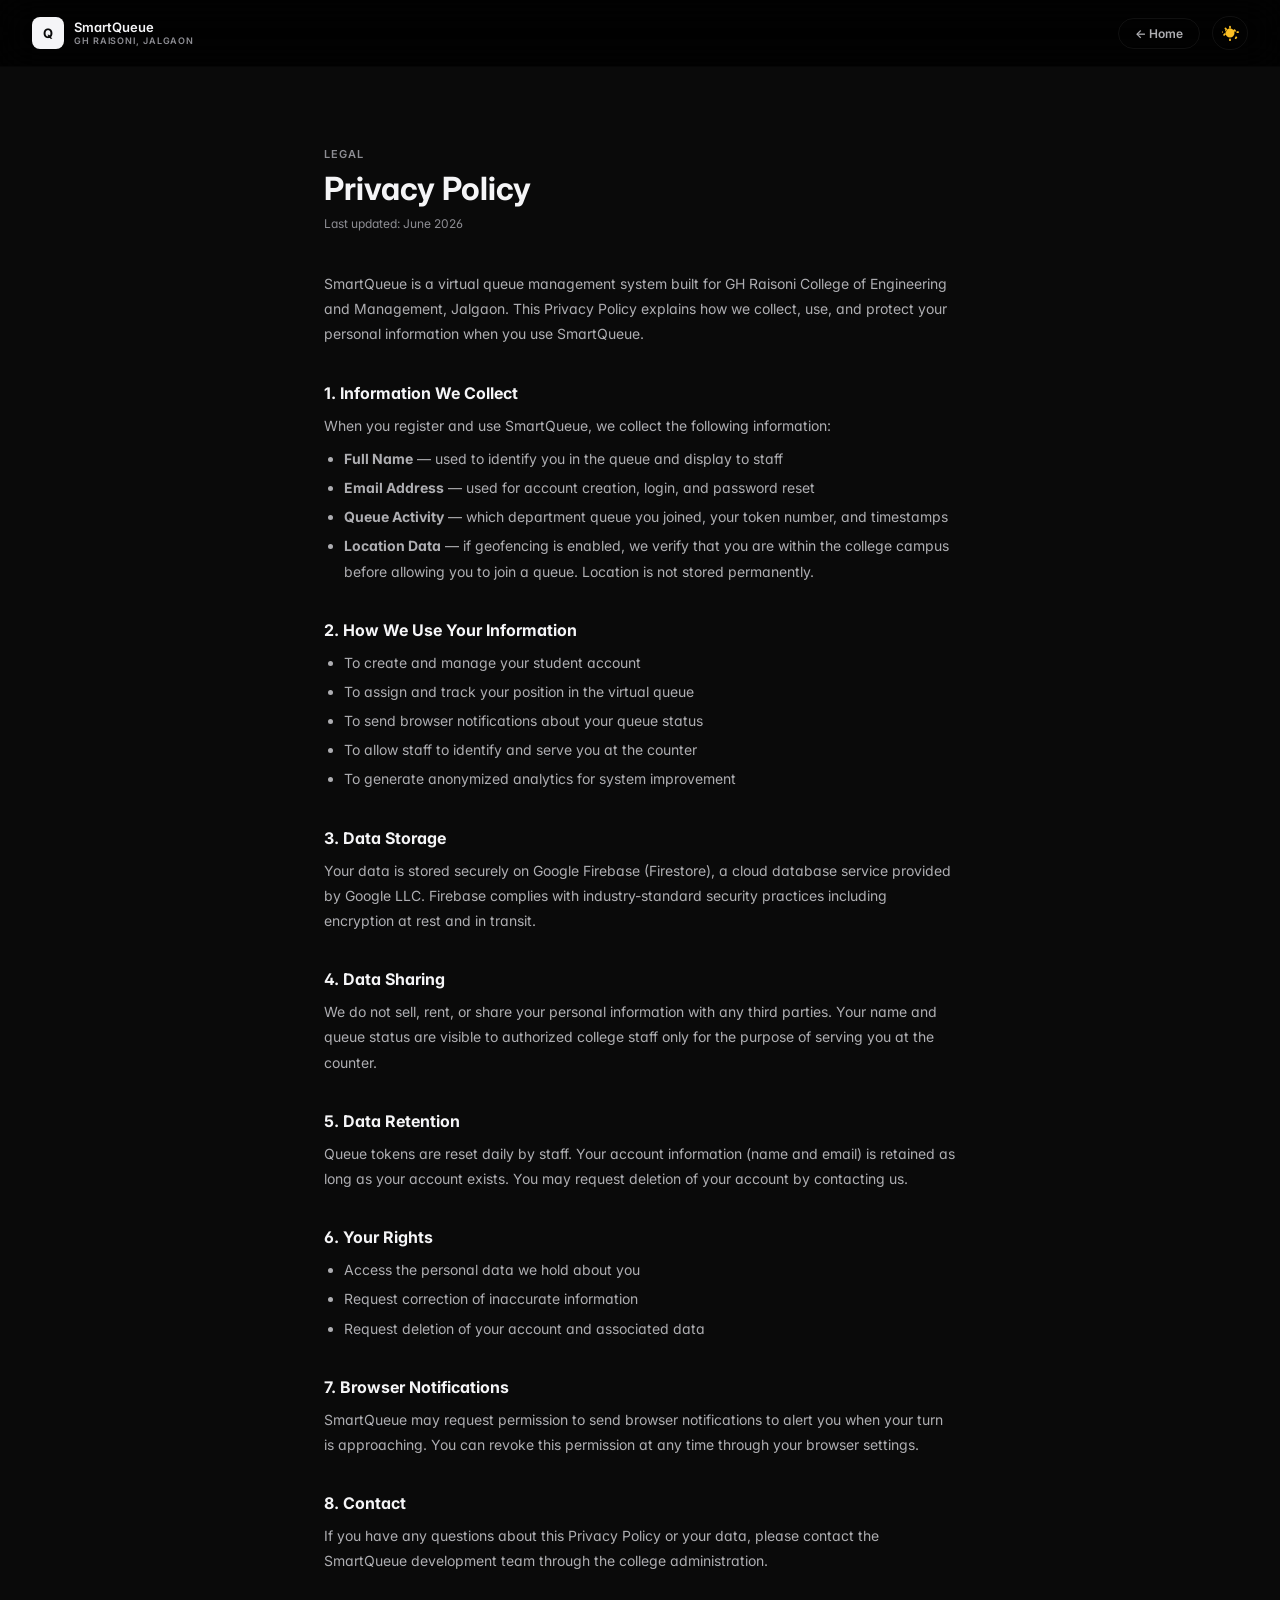
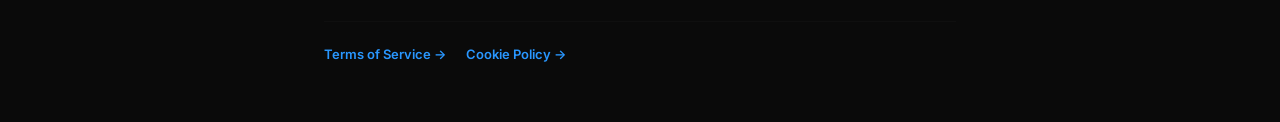
<file: privacy.html>
<!DOCTYPE html>
<html lang="en">
<head>
  <meta charset="UTF-8"/>
  <meta name="viewport" content="width=device-width, initial-scale=1.0"/>
  <title>Privacy Policy | SmartQueue</title>
  <link rel="stylesheet" href="shared.css"/>
  <script src="theme.js"></script>
  <style>
    .legal-wrap { max-width: 680px; margin: 0 auto; padding: 80px 24px 60px; }
    .legal-section { margin-bottom: 36px; }
    .legal-section h2 { font-size: 16px; font-weight: 700; color: var(--text); margin-bottom: 10px; }
    .legal-section p, .legal-section li { font-size: 14px; color: var(--text-sub); line-height: 1.8; }
    .legal-section ul { padding-left: 20px; margin-top: 8px; }
    .legal-section li { margin-bottom: 4px; }
    .legal-date { font-size: 12px; color: var(--text-dim); margin-bottom: 40px; }
  </style>
</head>
<body>

  <nav class="sq-nav">
    <a href="index.html" class="sq-logo">
      <div class="sq-logo-mark">Q</div>
      <div>
        <div class="sq-logo-name">SmartQueue</div>
        <div class="sq-logo-sub">GH Raisoni, Jalgaon</div>
      </div>
    </a>
    <div class="sq-nav-actions">
      <a href="index.html" class="sq-btn sq-btn-ghost sq-btn-sm">← Home</a>
      <button id="theme-toggle" onclick="toggleTheme()" class="sq-btn sq-btn-ghost sq-btn-sm" style="width:36px;padding:7px;"></button>
    </div>
  </nav>

  <div class="legal-wrap">

    <div style="margin-bottom:32px;">
      <p style="font-size:11px;font-weight:600;text-transform:uppercase;letter-spacing:0.08em;color:var(--text-dim);margin-bottom:8px;">Legal</p>
      <h1 style="font-size:32px;font-weight:700;color:var(--text);margin-bottom:8px;">Privacy Policy</h1>
      <p class="legal-date">Last updated: June 2026</p>
    </div>

    <div class="legal-section">
      <p>SmartQueue is a virtual queue management system built for GH Raisoni College of Engineering and Management, Jalgaon. This Privacy Policy explains how we collect, use, and protect your personal information when you use SmartQueue.</p>
    </div>

    <div class="legal-section">
      <h2>1. Information We Collect</h2>
      <p>When you register and use SmartQueue, we collect the following information:</p>
      <ul>
        <li><strong>Full Name</strong> — used to identify you in the queue and display to staff</li>
        <li><strong>Email Address</strong> — used for account creation, login, and password reset</li>
        <li><strong>Queue Activity</strong> — which department queue you joined, your token number, and timestamps</li>
        <li><strong>Location Data</strong> — if geofencing is enabled, we verify that you are within the college campus before allowing you to join a queue. Location is not stored permanently.</li>
      </ul>
    </div>

    <div class="legal-section">
      <h2>2. How We Use Your Information</h2>
      <ul>
        <li>To create and manage your student account</li>
        <li>To assign and track your position in the virtual queue</li>
        <li>To send browser notifications about your queue status</li>
        <li>To allow staff to identify and serve you at the counter</li>
        <li>To generate anonymized analytics for system improvement</li>
      </ul>
    </div>

    <div class="legal-section">
      <h2>3. Data Storage</h2>
      <p>Your data is stored securely on Google Firebase (Firestore), a cloud database service provided by Google LLC. Firebase complies with industry-standard security practices including encryption at rest and in transit.</p>
    </div>

    <div class="legal-section">
      <h2>4. Data Sharing</h2>
      <p>We do not sell, rent, or share your personal information with any third parties. Your name and queue status are visible to authorized college staff only for the purpose of serving you at the counter.</p>
    </div>

    <div class="legal-section">
      <h2>5. Data Retention</h2>
      <p>Queue tokens are reset daily by staff. Your account information (name and email) is retained as long as your account exists. You may request deletion of your account by contacting us.</p>
    </div>

    <div class="legal-section">
      <h2>6. Your Rights</h2>
      <ul>
        <li>Access the personal data we hold about you</li>
        <li>Request correction of inaccurate information</li>
        <li>Request deletion of your account and associated data</li>
      </ul>
    </div>

    <div class="legal-section">
      <h2>7. Browser Notifications</h2>
      <p>SmartQueue may request permission to send browser notifications to alert you when your turn is approaching. You can revoke this permission at any time through your browser settings.</p>
    </div>

    <div class="legal-section">
      <h2>8. Contact</h2>
      <p>If you have any questions about this Privacy Policy or your data, please contact the SmartQueue development team through the college administration.</p>
    </div>

    <div style="margin-top:48px;padding-top:24px;border-top:1px solid var(--border-s);display:flex;gap:20px;">
      <a href="terms.html" style="font-size:13px;color:var(--accent);text-decoration:none;font-weight:600;">Terms of Service →</a>
      <a href="cookies.html" style="font-size:13px;color:var(--accent);text-decoration:none;font-weight:600;">Cookie Policy →</a>
    </div>

  </div>

</body>
</html>
</file>
<file: shared.css>
/* ============================================
   SmartQueue — Shared Design System
   Matches index.html's clean Apple-minimal style
   ============================================ */

@import url('https://fonts.googleapis.com/css2?family=Inter:wght@300;400;500;600;700&display=swap');

:root {
  --bg:        #f5f5f7;
  --bg-card:   #ffffff;
  --bg-hover:  #fafafa;
  --text:      #1d1d1f;
  --text-sub:  #6e6e73;
  --text-dim:  #aeaeb2;
  --border:    rgba(0,0,0,0.06);
  --border-s:  rgba(0,0,0,0.03);
  --accent:    #0071e3;
  --accent-h:  #0077ed;
  --radius-card: 24px;
  --radius-btn:  999px;
  --shadow-card: 0 1px 3px rgba(0,0,0,0.06), 0 4px 16px rgba(0,0,0,0.04);
}

.dark {
  --bg:        #0a0a0a;
  --bg-card:   #1c1c1e;
  --bg-hover:  #2c2c2e;
  --text:      #f5f5f7;
  --text-sub:  #aeaeb2;
  --text-dim:  #8d8d93;
  --border:    rgba(255,255,255,0.06);
  --border-s:  rgba(255,255,255,0.02);
  --accent:    #2997ff;
  --accent-h:  #3da0ff;
  --shadow-card: none;
}

*, *::before, *::after { box-sizing: border-box; margin: 0; padding: 0; }

body {
  font-family: 'Inter', -apple-system, BlinkMacSystemFont, sans-serif;
  font-feature-settings: "cv02","cv03","cv04","cv11";
  background: var(--bg);
  color: var(--text);
  min-height: 100vh;
  overflow-x: hidden;
  transition: background 0.4s ease, color 0.4s ease;
  -webkit-font-smoothing: antialiased;
}

/* ---- Navbar ---- */
.sq-nav {
  position: sticky;
  top: 0;
  z-index: 50;
  padding: 16px 32px;
  display: flex;
  align-items: center;
  justify-content: space-between;
  background: rgba(245,245,247,0.8);
  backdrop-filter: blur(20px);
  -webkit-backdrop-filter: blur(20px);
  border-bottom: 1px solid var(--border-s);
  transition: background 0.4s;
}
.dark .sq-nav {
  background: rgba(0,0,0,0.8);
}

.sq-logo {
  display: flex; align-items: center; gap: 10px; text-decoration: none;
}
.sq-logo-mark {
  width: 32px; height: 32px; border-radius: 8px;
  background: var(--text);
  color: var(--bg);
  display: flex; align-items: center; justify-content: center;
  font-weight: 700; font-size: 13px;
  flex-shrink: 0;
}
.sq-logo-name {
  font-size: 13px; font-weight: 600; color: var(--text); line-height: 1.2;
}
.sq-logo-sub {
  font-size: 9px; color: var(--text-dim); font-weight: 600;
  letter-spacing: 0.1em; text-transform: uppercase;
}

.sq-nav-actions { display: flex; align-items: center; gap: 12px; }

/* ---- Pill / Badge button ---- */
.sq-btn {
  display: inline-flex; align-items: center; justify-content: center;
  padding: 10px 22px;
  border-radius: var(--radius-btn);
  font-size: 13px; font-weight: 600;
  cursor: pointer; border: none; text-decoration: none;
  transition: all 0.3s cubic-bezier(0.16,1,0.3,1);
}
.sq-btn:hover { transform: translateY(-1px); }

.sq-btn-primary {
  background: var(--accent);
  color: #fff;
}
.sq-btn-primary:hover { background: var(--accent-h); box-shadow: 0 8px 24px rgba(0,113,227,0.25); }

.sq-btn-ghost {
  background: transparent;
  color: var(--text-sub);
  border: 1px solid var(--border);
}
.sq-btn-ghost:hover { color: var(--text); border-color: rgba(0,0,0,0.15); background: rgba(0,0,0,0.03); }
.dark .sq-btn-ghost:hover { border-color: rgba(255,255,255,0.15); background: rgba(255,255,255,0.04); }

.sq-btn-danger {
  background: transparent;
  color: #ff3b30;
  border: 1px solid rgba(255,59,48,0.15);
}
.sq-btn-danger:hover { background: rgba(255,59,48,0.06); border-color: rgba(255,59,48,0.3); }

.sq-btn-sm { padding: 7px 16px; font-size: 12px; }
.sq-btn-lg { padding: 14px 32px; font-size: 15px; }
.sq-btn-full { width: 100%; }

/* ---- Card ---- */
.sq-card {
  background: var(--bg-card);
  border: 1px solid var(--border-s);
  border-radius: var(--radius-card);
  box-shadow: var(--shadow-card);
  transition: border-color 0.3s, background 0.3s, transform 0.3s;
  padding: 28px;
}
.sq-card:hover { border-color: var(--border); background: var(--bg-hover); }
.sq-card-lift:hover { transform: translateY(-2px); }

/* ---- Input ---- */
.sq-input {
  width: 100%;
  background: var(--bg);
  border: 1px solid var(--border);
  color: var(--text);
  border-radius: 12px;
  padding: 12px 16px;
  font-size: 14px;
  font-family: inherit;
  transition: border-color 0.25s, box-shadow 0.25s;
  outline: none;
}
.sq-input::placeholder { color: var(--text-dim); }
.sq-input:focus {
  border-color: var(--accent);
  box-shadow: 0 0 0 3px rgba(0,113,227,0.1);
}
.dark .sq-input:focus { box-shadow: 0 0 0 3px rgba(41,151,255,0.12); }

.sq-select {
  appearance: none;
  background-image: url("data:image/svg+xml,%3Csvg xmlns='http://www.w3.org/2000/svg' width='12' height='12' viewBox='0 0 24 24' fill='none' stroke='%236e6e73' stroke-width='2'%3E%3Cpath d='M6 9l6 6 6-6'/%3E%3C/svg%3E");
  background-repeat: no-repeat;
  background-position: right 14px center;
  padding-right: 36px;
  cursor: pointer;
}
.sq-select option { background: var(--bg-card); color: var(--text); }

/* ---- Label ---- */
.sq-label {
  display: block;
  font-size: 11px; font-weight: 600;
  color: var(--text-sub);
  letter-spacing: 0.06em;
  text-transform: uppercase;
  margin-bottom: 8px;
}

/* ---- Alert / message ---- */
.sq-alert {
  border-radius: 12px; padding: 12px 16px;
  font-size: 13px; font-weight: 500;
  display: none;
}
.sq-alert.show { display: block; }
.sq-alert-error { background: rgba(255,59,48,0.07); border: 1px solid rgba(255,59,48,0.2); color: #ff3b30; }
.sq-alert-success { background: rgba(48,209,88,0.07); border: 1px solid rgba(48,209,88,0.2); color: #34c759; }

/* ---- Stat block ---- */
.sq-stat {
  background: var(--bg);
  border: 1px solid var(--border-s);
  border-radius: 16px;
  padding: 20px;
  text-align: center;
  transition: all 0.3s;
}
.sq-stat:hover { border-color: var(--border); transform: translateY(-1px); }
.sq-stat-label {
  font-size: 10px; font-weight: 600; text-transform: uppercase;
  letter-spacing: 0.08em; color: var(--text-dim); margin-bottom: 8px;
}
.sq-stat-value {
  font-size: 36px; font-weight: 700; color: var(--text); line-height: 1;
}

/* ---- Live dot ---- */
.sq-live-dot {
  width: 7px; height: 7px; border-radius: 50%;
  background: #34c759; display: inline-block; flex-shrink: 0;
  animation: livePulse 2s infinite;
}
@keyframes livePulse { 0%,100%{opacity:1;} 50%{opacity:0.3;} }

/* ---- Badge ---- */
.sq-badge {
  display: inline-flex; align-items: center; gap: 6px;
  padding: 5px 12px; border-radius: 999px;
  font-size: 11px; font-weight: 600;
}
.sq-badge-waiting { background: rgba(255,159,10,0.1); color: #ff9f0a; border: 1px solid rgba(255,159,10,0.2); }
.sq-badge-called  { background: rgba(48,209,88,0.1);  color: #30d158; border: 1px solid rgba(48,209,88,0.2); }
.sq-badge-done    { background: var(--bg); color: var(--text-dim); border: 1px solid var(--border); }
.sq-badge-low     { background: rgba(48,209,88,0.08); color: #30d158; border: 1px solid rgba(48,209,88,0.15); }
.sq-badge-mid     { background: rgba(255,159,10,0.08); color: #ff9f0a; border: 1px solid rgba(255,159,10,0.15); }
.sq-badge-high    { background: rgba(255,59,48,0.08);  color: #ff3b30; border: 1px solid rgba(255,59,48,0.15); }

/* ---- Page enter animation ---- */
.sq-fade-in {
  opacity: 0; transform: translateY(16px);
  animation: sqFadeIn 0.5s cubic-bezier(0.16,1,0.3,1) forwards;
}
.sq-fade-in:nth-child(1) { animation-delay: 0.05s; }
.sq-fade-in:nth-child(2) { animation-delay: 0.12s; }
.sq-fade-in:nth-child(3) { animation-delay: 0.18s; }
.sq-fade-in:nth-child(4) { animation-delay: 0.24s; }
@keyframes sqFadeIn {
  to { opacity: 1; transform: translateY(0); }
}

/* ---- Token circle ---- */
.sq-token-ring {
  width: 160px; height: 160px; border-radius: 50%;
  border: 2px solid var(--border);
  display: flex; align-items: center; justify-content: center;
  margin: 0 auto;
  transition: all 0.4s;
}
.sq-token-ring.called {
  border-color: var(--accent);
  box-shadow: 0 0 0 0 rgba(0,113,227,0.3);
  animation: tokenCall 2s infinite;
}
.dark .sq-token-ring.called {
  box-shadow: 0 0 0 0 rgba(41,151,255,0.3);
  animation: tokenCallDark 2s infinite;
}
@keyframes tokenCall {
  0%   { box-shadow: 0 0 0 0 rgba(0,113,227,0.4); }
  70%  { box-shadow: 0 0 0 20px rgba(0,113,227,0); }
  100% { box-shadow: 0 0 0 0 rgba(0,113,227,0); }
}
@keyframes tokenCallDark {
  0%   { box-shadow: 0 0 0 0 rgba(41,151,255,0.4); }
  70%  { box-shadow: 0 0 0 20px rgba(41,151,255,0); }
  100% { box-shadow: 0 0 0 0 rgba(41,151,255,0); }
}
.sq-token-num {
  font-size: 64px; font-weight: 700; color: var(--text); line-height: 1;
}

/* ---- Waiting list row ---- */
.sq-row {
  display: flex; justify-content: space-between; align-items: center;
  padding: 14px 0;
  border-bottom: 1px solid var(--border-s);
  transition: padding 0.2s;
}
.sq-row:last-child { border-bottom: none; }
.sq-row:hover { padding-left: 6px; }

/* ---- Auth page center layout ---- */
.sq-auth-wrap {
  min-height: 100vh;
  display: flex; align-items: center; justify-content: center;
  padding: 24px 16px;
}
.sq-auth-card {
  width: 100%; max-width: 420px;
}

/* ---- Divider ---- */
.sq-divider {
  border: none; border-top: 1px solid var(--border-s); margin: 20px 0;
}

/* ---- Offline banner ---- */
#offline-banner {
  display: none;
  position: fixed; top: 0; left: 0; right: 0; z-index: 100;
  background: #ff3b30; color: #fff;
  text-align: center; padding: 10px;
  font-size: 13px; font-weight: 600;
}
#offline-banner.show { display: block; }

/* ---- Skeleton loader ---- */
.sq-skeleton {
  background: linear-gradient(90deg, var(--border-s) 25%, var(--border) 50%, var(--border-s) 75%);
  background-size: 200% 100%;
  animation: shimmer 1.5s infinite;
  border-radius: 8px;
}
@keyframes shimmer { 0%{background-position:200% 0;} 100%{background-position:-200% 0;} }

/* ---- Scrollbar ---- */
::-webkit-scrollbar { width: 6px; }
::-webkit-scrollbar-track { background: transparent; }
::-webkit-scrollbar-thumb { background: var(--border); border-radius: 3px; }

/* reCAPTCHA dark mode blend */
.dark .g-recaptcha {
  filter: invert(0.9) hue-rotate(180deg);
  border-radius: 8px;
  overflow: hidden;
}
</file>
